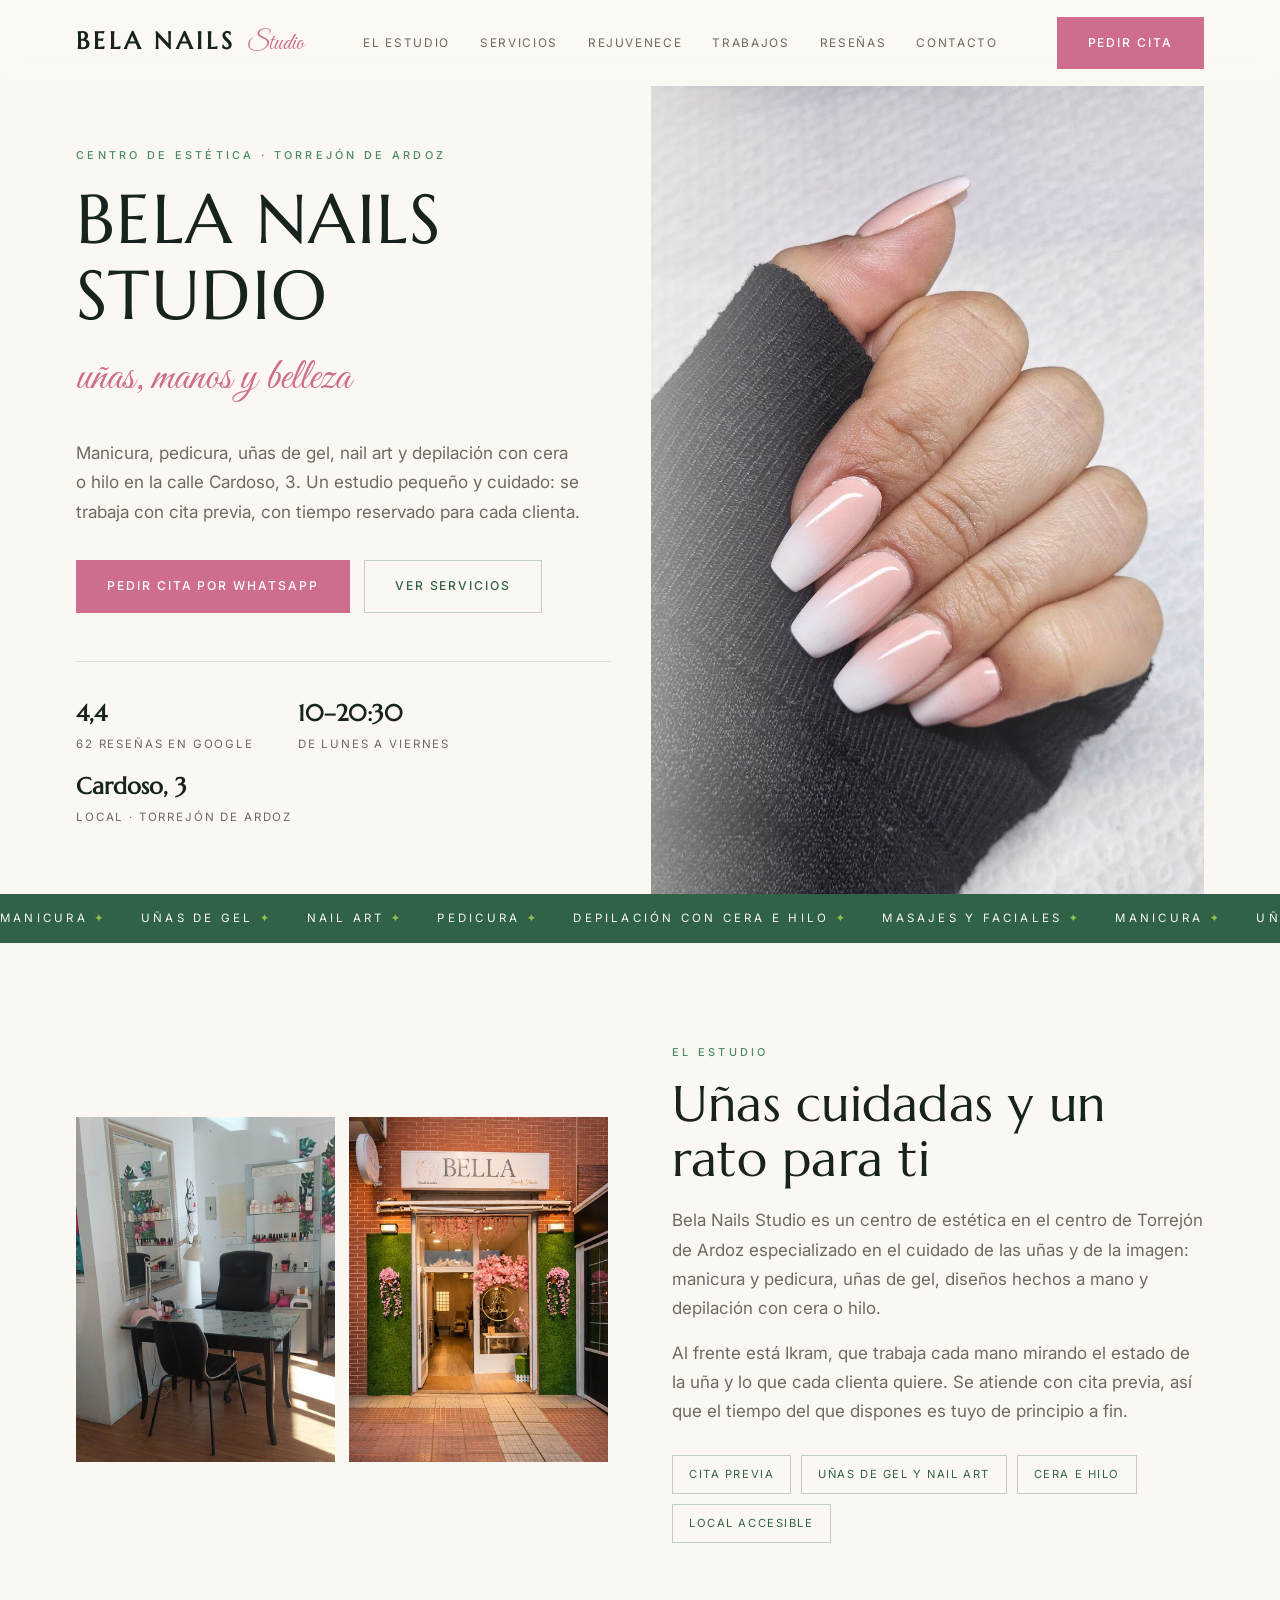
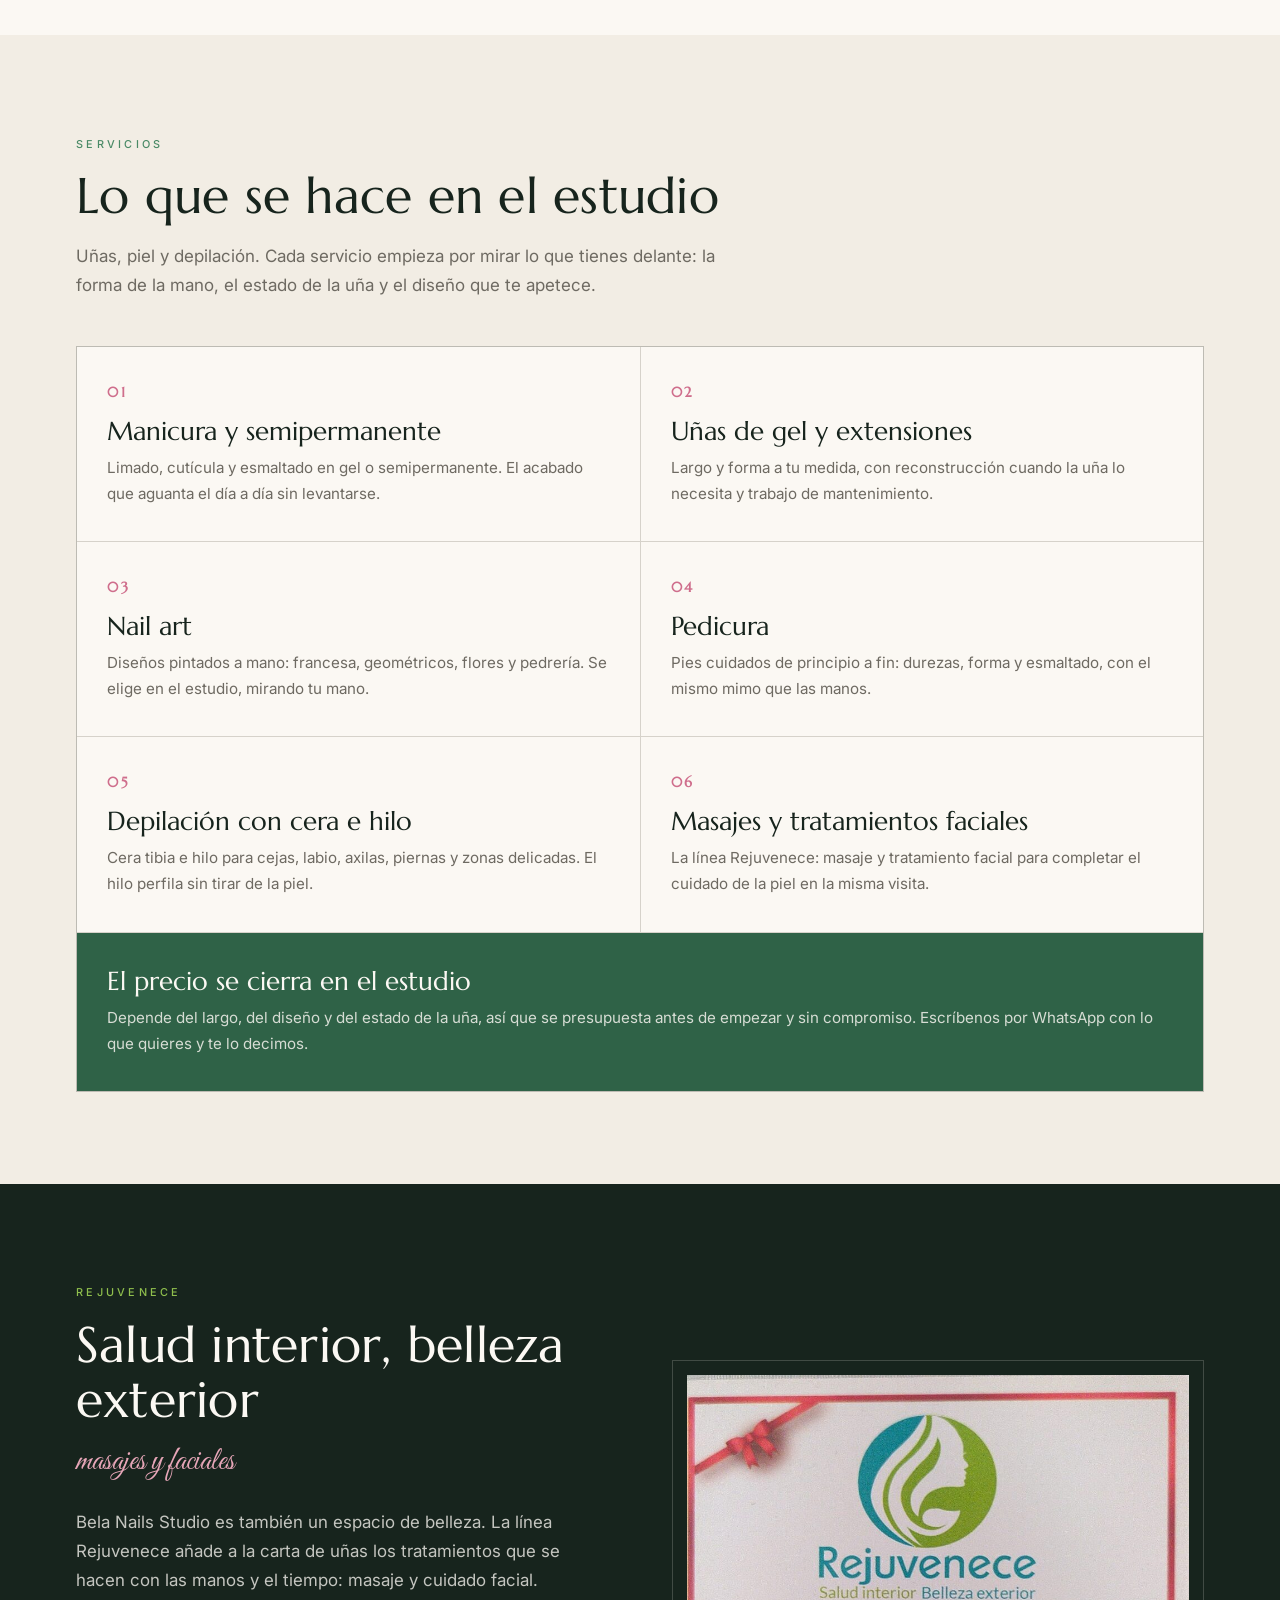
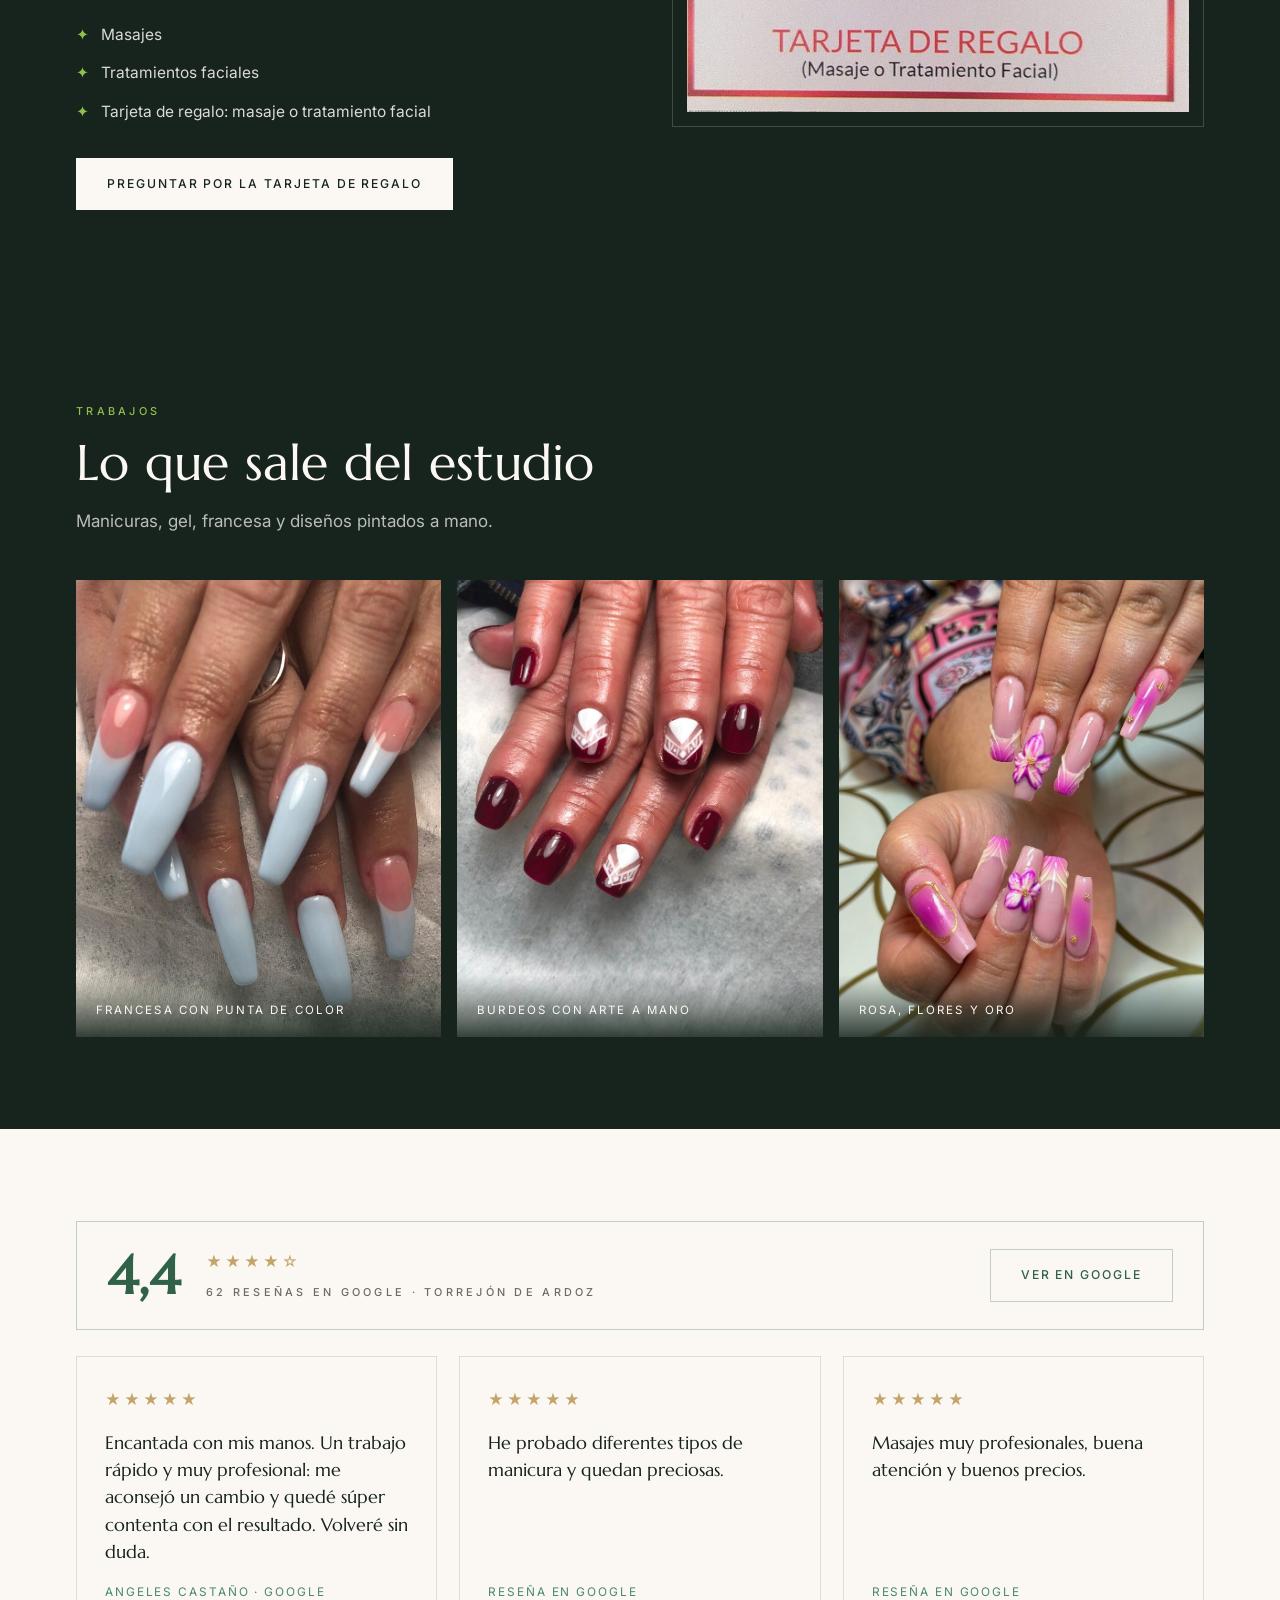
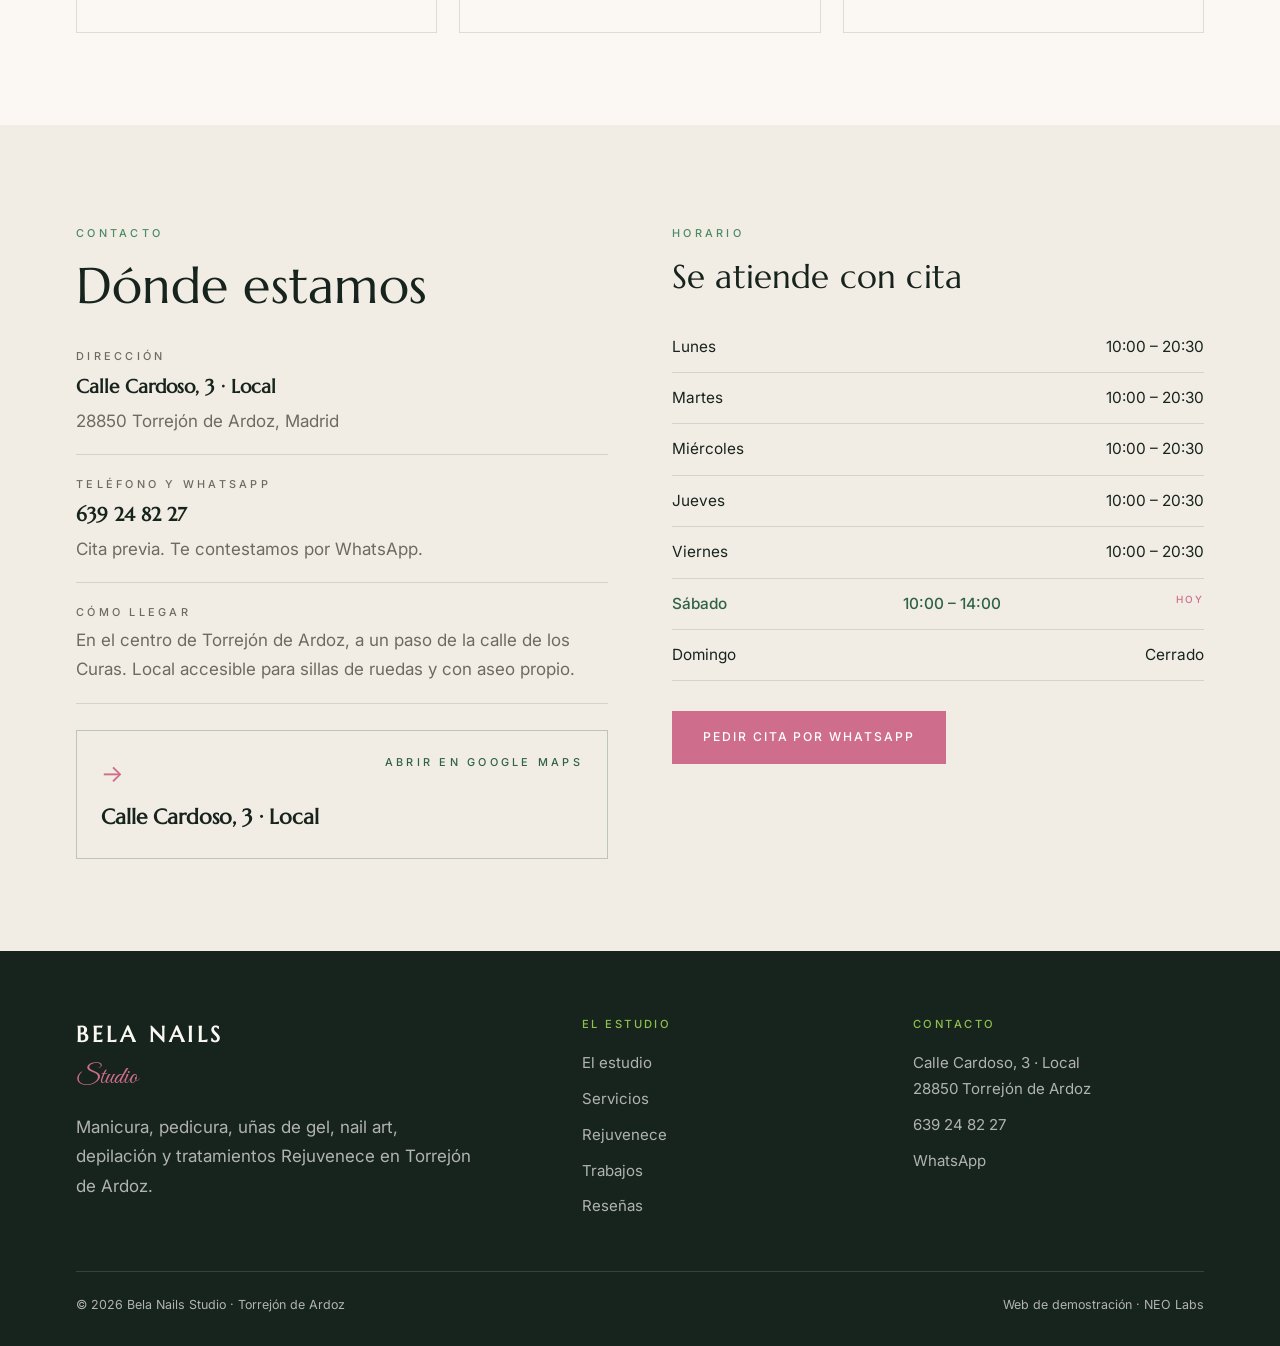
<file: index.html>
<!DOCTYPE html>
<html lang="es">
<head>
<meta charset="utf-8">
<meta name="viewport" content="width=device-width, initial-scale=1">
<title>Bela Nails Studio — Manicura, pedicura y estética en Torrejón de Ardoz</title>
<meta name="description" content="Manicura, pedicura, uñas de gel, nail art y depilación con cera o hilo en Torrejón de Ardoz. Línea Rejuvenece de masajes y tratamientos faciales. Cita previa: 639 24 82 27.">
<meta name="robots" content="index, follow">
<meta property="og:type" content="website">
<meta property="og:title" content="Bela Nails Studio — Torrejón de Ardoz">
<meta property="og:description" content="Manicura, pedicura, uñas de gel, nail art, depilación y tratamientos Rejuvenece.">
<meta property="og:image" content="assets/img/hero.jpg">
<meta property="og:locale" content="es_ES">
<link rel="icon" href="assets/img/gal-3.jpg">
<link rel="preconnect" href="https://fonts.googleapis.com">
<link rel="preconnect" href="https://fonts.gstatic.com" crossorigin>
<link href="https://fonts.googleapis.com/css2?family=Marcellus&family=Great+Vibes&family=Inter:wght@300;400;500&display=swap" rel="stylesheet">
<link rel="stylesheet" href="assets/estilo.css">
<script type="application/ld+json">
{
  "@context": "https://schema.org",
  "@type": "NailSalon",
  "name": "Bela Nails Studio",
  "alternateName": "Bela Nails Studio Rejuvenece",
  "description": "Centro de estética especializado en manicura, pedicura, uñas de gel, nail art y depilación, con masajes y tratamientos faciales de la línea Rejuvenece.",
  "telephone": "+34639248227",
  "address": {
    "@type": "PostalAddress",
    "streetAddress": "Calle Cardoso, 3, Local",
    "postalCode": "28850",
    "addressLocality": "Torrejón de Ardoz",
    "addressRegion": "Madrid",
    "addressCountry": "ES"
  },
  "aggregateRating": { "@type": "AggregateRating", "ratingValue": "4.4", "reviewCount": "62" },
  "openingHoursSpecification": [
    { "@type": "OpeningHoursSpecification", "dayOfWeek": ["Monday","Tuesday","Wednesday","Thursday","Friday"], "opens": "10:00", "closes": "20:30" },
    { "@type": "OpeningHoursSpecification", "dayOfWeek": "Saturday", "opens": "10:00", "closes": "14:00" }
  ]
}
</script>
</head>
<body>

<header id="cab">
  <div class="wrap nav">
    <a class="marca" href="#inicio">
      <b>Bela Nails</b><i>Studio</i>
    </a>
    <nav class="menu">
      <a href="#estudio">El estudio</a>
      <a href="#servicios">Servicios</a>
      <a href="#rejuvenece">Rejuvenece</a>
      <a href="#trabajos">Trabajos</a>
      <a href="#resenas">Reseñas</a>
      <a href="#contacto">Contacto</a>
    </nav>
    <a class="btn btn-rosa" href="https://wa.me/34639248227" target="_blank" rel="noopener">Pedir cita</a>
    <button class="burger" id="abrir" aria-label="Abrir menú">&#9776;</button>
  </div>
</header>

<div id="menu-movil">
  <button class="cerrar" id="cerrar" aria-label="Cerrar menú">&times;</button>
  <a href="#estudio">El estudio</a>
  <a href="#servicios">Servicios</a>
  <a href="#rejuvenece">Rejuvenece</a>
  <a href="#trabajos">Trabajos</a>
  <a href="#resenas">Reseñas</a>
  <a href="#contacto">Contacto</a>
  <a class="btn btn-rosa" href="https://wa.me/34639248227" target="_blank" rel="noopener">Pedir cita</a>
</div>

<section class="hero" id="inicio">
  <div class="wrap hero-in">
    <div class="hero-txt">
      <span class="caps eyebrow">Centro de estética · Torrejón de Ardoz</span>
      <h1>Bela Nails Studio</h1>
      <span class="script">uñas, manos y belleza</span>
      <p>Manicura, pedicura, uñas de gel, nail art y depilación con cera o hilo en la calle Cardoso, 3. Un estudio pequeño y cuidado: se trabaja con cita previa, con tiempo reservado para cada clienta.</p>
      <div class="hero-btn">
        <a class="btn btn-rosa" href="https://wa.me/34639248227" target="_blank" rel="noopener">Pedir cita por WhatsApp</a>
        <a class="btn btn-linea" href="#servicios">Ver servicios</a>
      </div>
      <div class="datos">
        <div><b>4,4</b><span>62 reseñas en Google</span></div>
        <div><b>10&#8211;20:30</b><span>De lunes a viernes</span></div>
        <div><b>Cardoso, 3</b><span>Local · Torrejón de Ardoz</span></div>
      </div>
    </div>
    <div class="hero-foto">
      <img src="assets/img/hero.jpg" alt="Manicura en tonos nude con francesa, trabajo del estudio">
    </div>
  </div>
</section>

<div class="marquesina">
  <div class="marquesina-in">
    <span>Manicura <i>&#10022;</i></span><span>Uñas de gel <i>&#10022;</i></span><span>Nail art <i>&#10022;</i></span><span>Pedicura <i>&#10022;</i></span><span>Depilación con cera e hilo <i>&#10022;</i></span><span>Masajes y faciales <i>&#10022;</i></span>
    <span>Manicura <i>&#10022;</i></span><span>Uñas de gel <i>&#10022;</i></span><span>Nail art <i>&#10022;</i></span><span>Pedicura <i>&#10022;</i></span><span>Depilación con cera e hilo <i>&#10022;</i></span><span>Masajes y faciales <i>&#10022;</i></span>
  </div>
</div>
<section class="pad" id="estudio">
  <div class="wrap">
    <div class="dos">
      <div class="marcos rv">
        <img class="alto" src="assets/img/inte.jpg" alt="Interior del estudio: sillón, espejo y estanterías con productos">
        <img class="ancho" src="assets/img/fac.jpg" alt="Fachada del local en la calle Cardoso, 3">
      </div>
      <div class="rv">
        <span class="caps eyebrow">El estudio</span>
        <h2>Uñas cuidadas y un rato para ti</h2>
        <p class="lead" style="margin-top:20px">Bela Nails Studio es un centro de estética en el centro de Torrejón de Ardoz especializado en el cuidado de las uñas y de la imagen: manicura y pedicura, uñas de gel, diseños hechos a mano y depilación con cera o hilo.</p>
        <p style="margin-top:16px">Al frente está Ikram, que trabaja cada mano mirando el estado de la uña y lo que cada clienta quiere. Se atiende con cita previa, así que el tiempo del que dispones es tuyo de principio a fin.</p>
        <div class="sellos">
          <span class="sello">Cita previa</span>
          <span class="sello">Uñas de gel y nail art</span>
          <span class="sello">Cera e hilo</span>
          <span class="sello">Local accesible</span>
        </div>
      </div>
    </div>
  </div>
</section>

<section class="pad" id="servicios">
  <div class="wrap">
    <div style="max-width:62ch">
      <span class="caps eyebrow">Servicios</span>
      <h2>Lo que se hace en el estudio</h2>
      <p style="margin-top:18px">Uñas, piel y depilación. Cada servicio empieza por mirar lo que tienes delante: la forma de la mano, el estado de la uña y el diseño que te apetece.</p>
    </div>
    <div class="serv-grid">
      <article class="serv rv">
        <b>01</b>
        <h3>Manicura y semipermanente</h3>
        <p>Limado, cutícula y esmaltado en gel o semipermanente. El acabado que aguanta el día a día sin levantarse.</p>
      </article>
      <article class="serv rv">
        <b>02</b>
        <h3>Uñas de gel y extensiones</h3>
        <p>Largo y forma a tu medida, con reconstrucción cuando la uña lo necesita y trabajo de mantenimiento.</p>
      </article>
      <article class="serv rv">
        <b>03</b>
        <h3>Nail art</h3>
        <p>Diseños pintados a mano: francesa, geométricos, flores y pedrería. Se elige en el estudio, mirando tu mano.</p>
      </article>
      <article class="serv rv">
        <b>04</b>
        <h3>Pedicura</h3>
        <p>Pies cuidados de principio a fin: durezas, forma y esmaltado, con el mismo mimo que las manos.</p>
      </article>
      <article class="serv rv">
        <b>05</b>
        <h3>Depilación con cera e hilo</h3>
        <p>Cera tibia e hilo para cejas, labio, axilas, piernas y zonas delicadas. El hilo perfila sin tirar de la piel.</p>
      </article>
      <article class="serv rv">
        <b>06</b>
        <h3>Masajes y tratamientos faciales</h3>
        <p>La línea Rejuvenece: masaje y tratamiento facial para completar el cuidado de la piel en la misma visita.</p>
      </article>
      <article class="serv nota rv">
        <h3>El precio se cierra en el estudio</h3>
        <p>Depende del largo, del diseño y del estado de la uña, así que se presupuesta antes de empezar y sin compromiso. Escríbenos por WhatsApp con lo que quieres y te lo decimos.</p>
      </article>
    </div>
  </div>
</section>
<section class="pad banda" id="rejuvenece">
  <div class="wrap">
    <div class="banda-in">
      <div class="rv">
        <span class="caps eyebrow">Rejuvenece</span>
        <h2>Salud interior, belleza exterior</h2>
        <span class="script" style="font-size:2rem;display:block;margin:8px 0 18px">masajes y faciales</span>
        <p class="lead">Bela Nails Studio es también un espacio de belleza. La línea Rejuvenece añade a la carta de uñas los tratamientos que se hacen con las manos y el tiempo: masaje y cuidado facial.</p>
        <ul class="banda-lista">
          <li><i>&#10022;</i> Masajes</li>
          <li><i>&#10022;</i> Tratamientos faciales</li>
          <li><i>&#10022;</i> Tarjeta de regalo: masaje o tratamiento facial</li>
        </ul>
        <div class="hero-btn" style="margin-top:32px">
          <a class="btn btn-blanco" href="https://wa.me/34639248227?text=Hola%2C%20quiero%20informaci%C3%B3n%20sobre%20la%20tarjeta%20de%20regalo%20Rejuvenece" target="_blank" rel="noopener">Preguntar por la tarjeta de regalo</a>
        </div>
      </div>
      <div class="rv">
        <div class="tarjeta-marco">
          <img src="assets/img/tarjeta.jpg" alt="Tarjeta de regalo Rejuvenece del estudio: masaje o tratamiento facial">
        </div>
      </div>
    </div>
  </div>
</section>

<section class="pad" id="trabajos">
  <div class="wrap">
    <div style="max-width:60ch">
      <span class="caps eyebrow">Trabajos</span>
      <h2>Lo que sale del estudio</h2>
      <p style="margin-top:16px">Manicuras, gel, francesa y diseños pintados a mano.</p>
    </div>
    <div class="galeria">
      <figure class="rv">
        <img src="assets/img/gal-1.jpg" alt="Manicura francesa con punta azul claro">
        <figcaption>Francesa con punta de color</figcaption>
      </figure>
      <figure class="rv">
        <img src="assets/img/gal-2.jpg" alt="Uñas en burdeos con arte geométrico blanco">
        <figcaption>Burdeos con arte a mano</figcaption>
      </figure>
      <figure class="rv">
        <img src="assets/img/gal-3.jpg" alt="Uñas en rosa con flores pintadas y detalles dorados">
        <figcaption>Rosa, flores y oro</figcaption>
      </figure>
    </div>
  </div>
</section>
<section class="pad" id="resenas">
  <div class="wrap">
    <div class="nota-global rv">
      <b>4,4</b>
      <div>
        <div class="estrellas">&#9733;&#9733;&#9733;&#9733;&#9734;</div>
        <div class="caps" style="color:var(--gris);margin-top:8px">62 reseñas en Google · Torrejón de Ardoz</div>
      </div>
      <a class="btn btn-linea" style="margin-left:auto" href="https://www.google.com/maps/search/Bela+Nails+Studio+Rejuvenece+Calle+Cardoso+3+Torrej%C3%B3n+de+Ardoz" target="_blank" rel="noopener">Ver en Google</a>
    </div>
    <div class="resenas-grid">
      <div class="resena rv">
        <div class="estrellas">&#9733;&#9733;&#9733;&#9733;&#9733;</div>
        <q>Encantada con mis manos. Un trabajo rápido y muy profesional: me aconsejó un cambio y quedé súper contenta con el resultado. Volveré sin duda.</q>
        <span class="quien">Angeles Castaño · Google</span>
      </div>
      <div class="resena rv">
        <div class="estrellas">&#9733;&#9733;&#9733;&#9733;&#9733;</div>
        <q>He probado diferentes tipos de manicura y quedan preciosas.</q>
        <span class="quien">Reseña en Google</span>
      </div>
      <div class="resena rv">
        <div class="estrellas">&#9733;&#9733;&#9733;&#9733;&#9733;</div>
        <q>Masajes muy profesionales, buena atención y buenos precios.</q>
        <span class="quien">Reseña en Google</span>
      </div>
    </div>
  </div>
</section>

<section class="pad" id="contacto">
  <div class="wrap">
    <div class="contacto-grid">
      <div class="rv">
        <span class="caps eyebrow">Contacto</span>
        <h2>Dónde estamos</h2>
        <ul class="lista-datos">
          <li>
            <span class="caps" style="color:var(--gris)">Dirección</span>
            <b>Calle Cardoso, 3 · Local</b>
            <span style="color:var(--gris)">28850 Torrejón de Ardoz, Madrid</span>
          </li>
          <li>
            <span class="caps" style="color:var(--gris)">Teléfono y WhatsApp</span>
            <b><a href="tel:+34639248227">639 24 82 27</a></b>
            <span style="color:var(--gris)">Cita previa. Te contestamos por WhatsApp.</span>
          </li>
          <li>
            <span class="caps" style="color:var(--gris)">Cómo llegar</span>
            <span style="color:var(--gris)">En el centro de Torrejón de Ardoz, a un paso de la calle de los Curas. Local accesible para sillas de ruedas y con aseo propio.</span>
          </li>
        </ul>
        <a class="ir-mapa" href="https://www.google.com/maps/dir/?api=1&destination=Calle+Cardoso+3,+28850+Torrej%C3%B3n+de+Ardoz,+Madrid" target="_blank" rel="noopener">
          <span class="caps">Abrir en Google Maps</span>
          <b>Calle Cardoso, 3 · Local</b>
          <i>&#8594;</i>
        </a>
      </div>
      <div class="rv">
        <span class="caps eyebrow">Horario</span>
        <h2 style="font-size:clamp(1.6rem,2.6vw,2.1rem)">Se atiende con cita</h2>
        <div class="horario" id="horario" style="margin-top:26px">
          <div class="fila" data-dia="1"><span>Lunes</span><span>10:00 &#8211; 20:30</span></div>
          <div class="fila" data-dia="2"><span>Martes</span><span>10:00 &#8211; 20:30</span></div>
          <div class="fila" data-dia="3"><span>Miércoles</span><span>10:00 &#8211; 20:30</span></div>
          <div class="fila" data-dia="4"><span>Jueves</span><span>10:00 &#8211; 20:30</span></div>
          <div class="fila" data-dia="5"><span>Viernes</span><span>10:00 &#8211; 20:30</span></div>
          <div class="fila" data-dia="6"><span>Sábado</span><span>10:00 &#8211; 14:00</span></div>
          <div class="fila" data-dia="0"><span>Domingo</span><span>Cerrado</span></div>
        </div>
        <div style="margin-top:30px">
          <a class="btn btn-rosa" href="https://wa.me/34639248227" target="_blank" rel="noopener">Pedir cita por WhatsApp</a>
        </div>
      </div>
    </div>
  </div>
</section>

<footer class="pie">
  <div class="wrap">
    <div class="pie-in">
      <div>
        <b>Bela Nails</b><span class="script">Studio</span>
        <p style="margin-top:14px;max-width:36ch;color:rgba(251,248,243,.68)">Manicura, pedicura, uñas de gel, nail art, depilación y tratamientos Rejuvenece en Torrejón de Ardoz.</p>
      </div>
      <div>
        <h4>El estudio</h4>
        <ul>
          <li><a href="#estudio">El estudio</a></li>
          <li><a href="#servicios">Servicios</a></li>
          <li><a href="#rejuvenece">Rejuvenece</a></li>
          <li><a href="#trabajos">Trabajos</a></li>
          <li><a href="#resenas">Reseñas</a></li>
        </ul>
      </div>
      <div>
        <h4>Contacto</h4>
        <ul>
          <li>Calle Cardoso, 3 · Local<br>28850 Torrejón de Ardoz</li>
          <li><a href="tel:+34639248227">639 24 82 27</a></li>
          <li><a href="https://wa.me/34639248227" target="_blank" rel="noopener">WhatsApp</a></li>
        </ul>
      </div>
    </div>
    <div class="pie-abajo">
      <span>&copy; 2026 Bela Nails Studio · Torrejón de Ardoz</span>
      <span>Web de demostración · NEO Labs</span>
    </div>
  </div>
</footer>

<script>
(function(){
  var cab = document.getElementById('cab');
  window.addEventListener('scroll', function(){
    if (window.scrollY > 60) { cab.classList.add('fijo'); } else { cab.classList.remove('fijo'); }
  });
  var mm = document.getElementById('menu-movil');
  document.getElementById('abrir').addEventListener('click', function(){ mm.classList.add('abierto'); });
  document.getElementById('cerrar').addEventListener('click', function(){ mm.classList.remove('abierto'); });
  mm.querySelectorAll('a').forEach(function(a){ a.addEventListener('click', function(){ mm.classList.remove('abierto'); }); });

  var io = new IntersectionObserver(function(ent){
    ent.forEach(function(e){ if (e.isIntersecting) { e.target.classList.add('visto'); io.unobserve(e.target); } });
  }, { threshold: .14 });
  document.querySelectorAll('.rv').forEach(function(el){ io.observe(el); });

  var hoy = new Date().getDay();
  document.querySelectorAll('#horario .fila').forEach(function(f){
    if (parseInt(f.getAttribute('data-dia'), 10) === hoy) { f.classList.add('hoy'); }
  });
})();
</script>
</body>
</html>
</file>
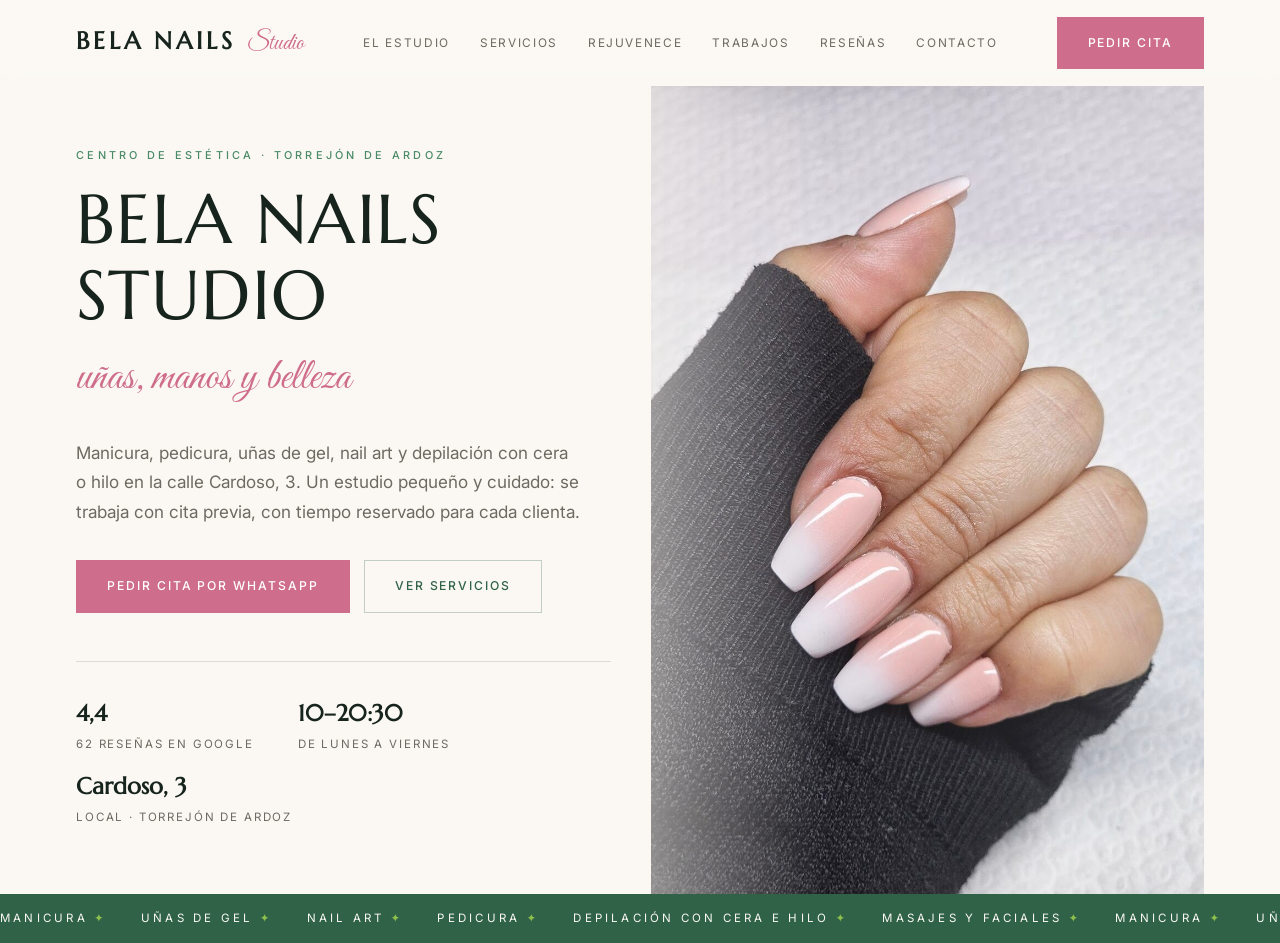
<file: p1.html>
<!DOCTYPE html>
<html lang="es">
<head>
<meta charset="utf-8">
<meta name="viewport" content="width=device-width, initial-scale=1">
<title>Bela Nails Studio — Manicura, pedicura y estética en Torrejón de Ardoz</title>
<meta name="description" content="Manicura, pedicura, uñas de gel, nail art y depilación con cera o hilo en Torrejón de Ardoz. Línea Rejuvenece de masajes y tratamientos faciales. Cita previa: 639 24 82 27.">
<meta name="robots" content="index, follow">
<meta property="og:type" content="website">
<meta property="og:title" content="Bela Nails Studio — Torrejón de Ardoz">
<meta property="og:description" content="Manicura, pedicura, uñas de gel, nail art, depilación y tratamientos Rejuvenece.">
<meta property="og:image" content="assets/img/hero.jpg">
<meta property="og:locale" content="es_ES">
<link rel="icon" href="assets/img/gal-3.jpg">
<link rel="preconnect" href="https://fonts.googleapis.com">
<link rel="preconnect" href="https://fonts.gstatic.com" crossorigin>
<link href="https://fonts.googleapis.com/css2?family=Marcellus&family=Great+Vibes&family=Inter:wght@300;400;500&display=swap" rel="stylesheet">
<link rel="stylesheet" href="assets/estilo.css">
<script type="application/ld+json">
{
  "@context": "https://schema.org",
  "@type": "NailSalon",
  "name": "Bela Nails Studio",
  "alternateName": "Bela Nails Studio Rejuvenece",
  "description": "Centro de estética especializado en manicura, pedicura, uñas de gel, nail art y depilación, con masajes y tratamientos faciales de la línea Rejuvenece.",
  "telephone": "+34639248227",
  "address": {
    "@type": "PostalAddress",
    "streetAddress": "Calle Cardoso, 3, Local",
    "postalCode": "28850",
    "addressLocality": "Torrejón de Ardoz",
    "addressRegion": "Madrid",
    "addressCountry": "ES"
  },
  "aggregateRating": { "@type": "AggregateRating", "ratingValue": "4.4", "reviewCount": "62" },
  "openingHoursSpecification": [
    { "@type": "OpeningHoursSpecification", "dayOfWeek": ["Monday","Tuesday","Wednesday","Thursday","Friday"], "opens": "10:00", "closes": "20:30" },
    { "@type": "OpeningHoursSpecification", "dayOfWeek": "Saturday", "opens": "10:00", "closes": "14:00" }
  ]
}
</script>
</head>
<body>

<header id="cab">
  <div class="wrap nav">
    <a class="marca" href="#inicio">
      <b>Bela Nails</b><i>Studio</i>
    </a>
    <nav class="menu">
      <a href="#estudio">El estudio</a>
      <a href="#servicios">Servicios</a>
      <a href="#rejuvenece">Rejuvenece</a>
      <a href="#trabajos">Trabajos</a>
      <a href="#resenas">Reseñas</a>
      <a href="#contacto">Contacto</a>
    </nav>
    <a class="btn btn-rosa" href="https://wa.me/34639248227" target="_blank" rel="noopener">Pedir cita</a>
    <button class="burger" id="abrir" aria-label="Abrir menú">&#9776;</button>
  </div>
</header>

<div id="menu-movil">
  <button class="cerrar" id="cerrar" aria-label="Cerrar menú">&times;</button>
  <a href="#estudio">El estudio</a>
  <a href="#servicios">Servicios</a>
  <a href="#rejuvenece">Rejuvenece</a>
  <a href="#trabajos">Trabajos</a>
  <a href="#resenas">Reseñas</a>
  <a href="#contacto">Contacto</a>
  <a class="btn btn-rosa" href="https://wa.me/34639248227" target="_blank" rel="noopener">Pedir cita</a>
</div>

<section class="hero" id="inicio">
  <div class="wrap hero-in">
    <div class="hero-txt">
      <span class="caps eyebrow">Centro de estética · Torrejón de Ardoz</span>
      <h1>Bela Nails Studio</h1>
      <span class="script">uñas, manos y belleza</span>
      <p>Manicura, pedicura, uñas de gel, nail art y depilación con cera o hilo en la calle Cardoso, 3. Un estudio pequeño y cuidado: se trabaja con cita previa, con tiempo reservado para cada clienta.</p>
      <div class="hero-btn">
        <a class="btn btn-rosa" href="https://wa.me/34639248227" target="_blank" rel="noopener">Pedir cita por WhatsApp</a>
        <a class="btn btn-linea" href="#servicios">Ver servicios</a>
      </div>
      <div class="datos">
        <div><b>4,4</b><span>62 reseñas en Google</span></div>
        <div><b>10&#8211;20:30</b><span>De lunes a viernes</span></div>
        <div><b>Cardoso, 3</b><span>Local · Torrejón de Ardoz</span></div>
      </div>
    </div>
    <div class="hero-foto">
      <img src="assets/img/hero.jpg" alt="Manicura en tonos nude con francesa, trabajo del estudio">
    </div>
  </div>
</section>

<div class="marquesina">
  <div class="marquesina-in">
    <span>Manicura <i>&#10022;</i></span><span>Uñas de gel <i>&#10022;</i></span><span>Nail art <i>&#10022;</i></span><span>Pedicura <i>&#10022;</i></span><span>Depilación con cera e hilo <i>&#10022;</i></span><span>Masajes y faciales <i>&#10022;</i></span>
    <span>Manicura <i>&#10022;</i></span><span>Uñas de gel <i>&#10022;</i></span><span>Nail art <i>&#10022;</i></span><span>Pedicura <i>&#10022;</i></span><span>Depilación con cera e hilo <i>&#10022;</i></span><span>Masajes y faciales <i>&#10022;</i></span>
  </div>
</div>
</file>
<file: assets/estilo.css>
/* Bela Nails Studio — base, tipografía, cabecera */
*, *::before, *::after { box-sizing: border-box; margin: 0; padding: 0 }

:root{
  --tinta:#17241D;
  --crema:#FBF8F3;
  --crema2:#F2EDE4;
  --verde:#2F6247;
  --verde2:#4A8A66;
  --lima:#8FBF4D;
  --rosa:#E7A6B8;
  --rosa2:#CF6E8C;
  --oro:#C4A46B;
  --gris:#6E6A62;
  --linea:rgba(23,36,29,.13);
  --linea-v:rgba(47,98,71,.28);
  --disp:'Marcellus', 'Cormorant Garamond', Georgia, serif;
  --script:'Great Vibes', cursive;
  --body:'Inter', system-ui, -apple-system, sans-serif;
}
html{ scroll-behavior:smooth }
body{
  font-family:var(--body); color:var(--tinta); background:var(--crema);
  font-size:17px; line-height:1.72; -webkit-font-smoothing:antialiased; overflow-x:hidden;
}
img{ max-width:100%; display:block }
a{ color:inherit; text-decoration:none }
.wrap{ width:100%; max-width:1180px; margin:0 auto; padding:0 26px }
.pad{ padding:clamp(62px,7.2vw,102px) 0 }

h1,h2,h3{ font-family:var(--disp); font-weight:400; line-height:1.1 }
h2{ font-size:clamp(2rem,4vw,3.1rem); letter-spacing:.005em }
h3{ font-size:clamp(1.25rem,2vw,1.6rem) }
p{ color:var(--gris) }
.lead{ font-size:1.06rem }

.caps{ font-size:.68rem; letter-spacing:.3em; text-transform:uppercase; font-weight:500 }
.eyebrow{ display:inline-block; color:var(--verde2); margin-bottom:16px }
.script{ font-family:var(--script); font-weight:400; color:var(--rosa2) }
.oro{ color:var(--oro) }

/* ---------- botones ---------- */
.btn{
  display:inline-flex; align-items:center; gap:10px; padding:15px 30px;
  font-size:.76rem; letter-spacing:.16em; text-transform:uppercase; font-weight:500;
  border:1px solid transparent; transition:.3s ease; cursor:pointer;
}
.btn-rosa{ background:var(--rosa2); color:#fff }
.btn-rosa:hover{ background:var(--tinta) }
.btn-linea{ border-color:var(--linea-v); color:var(--verde) }
.btn-linea:hover{ background:var(--verde); color:#fff; border-color:var(--verde) }
.btn-blanco{ background:var(--crema); color:var(--tinta) }
.btn-blanco:hover{ background:var(--rosa) }

/* ---------- cabecera ---------- */
#cab{
  position:fixed; top:0; left:0; right:0; z-index:60; transition:.35s ease;
  background:linear-gradient(180deg, rgba(251,248,243,.94), rgba(251,248,243,.72));
  backdrop-filter:blur(8px);
}
#cab.fijo{ background:var(--crema); box-shadow:0 1px 0 var(--linea) }
.nav{ display:flex; align-items:center; justify-content:space-between; height:86px }
#cab.fijo .nav{ height:70px }
.marca{ display:flex; align-items:baseline; gap:12px }
.marca b{ font-family:var(--disp); font-size:1.5rem; letter-spacing:.16em; text-transform:uppercase }
.marca i{ font-family:var(--script); font-style:normal; font-size:1.5rem; color:var(--rosa2) }
.menu{ display:flex; gap:30px }
.menu a{ font-size:.74rem; letter-spacing:.14em; text-transform:uppercase; color:var(--gris); transition:.25s }
.menu a:hover{ color:var(--verde) }
.burger{ display:none; background:none; border:0; font-size:1.5rem; color:var(--verde); cursor:pointer }
/* Bela Nails Studio — hero, bloques y servicios */

.hero{ position:relative; padding-top:86px; background:var(--crema) }
.hero-in{ display:grid; grid-template-columns:1.02fr .98fr; align-items:stretch; min-height:86vh }
.hero-txt{ display:flex; flex-direction:column; justify-content:center; padding:60px 40px 60px 0 }
.hero-txt h1{ font-size:clamp(2.6rem,5.4vw,4.4rem); letter-spacing:.02em; text-transform:uppercase; margin-bottom:6px }
.hero-txt .script{ font-size:clamp(1.9rem,3.4vw,2.9rem); display:block; margin:2px 0 22px }
.hero-txt p{ max-width:46ch; font-size:1.07rem }
.hero-btn{ display:flex; flex-wrap:wrap; gap:14px; margin-top:34px }
.hero-foto{ position:relative; overflow:hidden }
.hero-foto img{ width:100%; height:100%; object-fit:cover }
.hero-foto::after{ content:''; position:absolute; inset:0; background:linear-gradient(90deg, rgba(251,248,243,.55), rgba(251,248,243,0) 32%) }

.datos{ display:flex; flex-wrap:wrap; gap:0 44px; margin-top:48px; padding-top:26px; border-top:1px solid var(--linea) }
.datos div{ display:flex; flex-direction:column; gap:2px; padding:6px 0 }
.datos b{ font-family:var(--disp); font-size:1.42rem }
.datos span{ font-size:.72rem; letter-spacing:.16em; text-transform:uppercase; color:var(--gris) }

/* ---------- marquesina ---------- */
.marquesina{ background:var(--verde); color:var(--crema); padding:15px 0; overflow:hidden }
.marquesina-in{ display:flex; gap:34px; white-space:nowrap; animation:mueve 34s linear infinite }
.marquesina span{ font-size:.72rem; letter-spacing:.28em; text-transform:uppercase }
.marquesina i{ font-style:normal; color:var(--lima) }
@keyframes mueve{ from{ transform:translateX(0) } to{ transform:translateX(-50%) } }

/* ---------- dos columnas ---------- */
.dos{ display:grid; grid-template-columns:1fr 1fr; gap:clamp(32px,5vw,74px); align-items:center }
.marcos{ display:grid; grid-template-columns:1fr 1fr; gap:14px }
.marcos img{ width:100%; height:100%; object-fit:cover }
.marcos img.alto{ aspect-ratio:3/4 }
.marcos img.ancho{ aspect-ratio:3/4 }

.sellos{ display:flex; flex-wrap:wrap; gap:10px; margin-top:28px }
.sello{ border:1px solid var(--linea-v); padding:9px 16px; font-size:.7rem; letter-spacing:.14em; text-transform:uppercase; color:var(--verde) }

/* ---------- servicios ---------- */
#servicios{ background:var(--crema2) }
.serv-grid{ display:grid; grid-template-columns:1fr 1fr; gap:1px; background:var(--linea); margin-top:46px; border:1px solid var(--linea) }
.serv{ background:var(--crema); padding:34px 30px }
.serv b{ font-family:var(--disp); font-size:.86rem; letter-spacing:.2em; color:var(--rosa2); display:block; margin-bottom:12px }
.serv h3{ margin-bottom:10px }
.serv p{ font-size:.95rem }
.serv.nota{ background:var(--verde); color:var(--crema); grid-column:span 2 }
.serv.nota h3{ color:var(--crema) }
.serv.nota p{ color:rgba(251,248,243,.82) }

/* ---------- banda Rejuvenece ---------- */
.banda{ background:var(--tinta); color:var(--crema) }
.banda-in{ display:grid; grid-template-columns:1fr 1fr; gap:clamp(30px,5vw,70px); align-items:center }
.banda h2{ color:var(--crema) }
.banda p{ color:rgba(251,248,243,.76) }
.banda .caps{ color:var(--lima) }
.banda .script{ color:var(--rosa) }
.tarjeta-marco{ border:1px solid rgba(251,248,243,.18); padding:14px }
.tarjeta-marco img{ width:100% }
.banda-lista{ list-style:none; margin-top:26px; display:grid; gap:12px }
.banda-lista li{ display:flex; gap:12px; font-size:.97rem; color:rgba(251,248,243,.86) }
.banda-lista li i{ font-style:normal; color:var(--lima) }
/* Bela Nails Studio — trabajos, reseñas, contacto y pie */

#trabajos{ background:var(--tinta); color:var(--crema) }
#trabajos h2{ color:var(--crema) }
#trabajos .eyebrow{ color:var(--lima) }
#trabajos p{ color:rgba(251,248,243,.72) }
.galeria{ display:grid; grid-template-columns:repeat(3,1fr); gap:16px; margin-top:44px }
.galeria figure{ position:relative; overflow:hidden }
.galeria img{ width:100%; aspect-ratio:4/5; object-fit:cover; transition:.5s ease }
.galeria figure:hover img{ transform:scale(1.04) }
.galeria figcaption{
  position:absolute; left:0; right:0; bottom:0; padding:26px 20px 16px;
  background:linear-gradient(180deg, rgba(23,36,29,0), rgba(23,36,29,.86));
  font-size:.72rem; letter-spacing:.18em; text-transform:uppercase; color:var(--crema);
}

/* ---------- reseñas ---------- */
.nota-global{ display:flex; align-items:center; gap:26px; padding:26px 30px; border:1px solid var(--linea-v); background:var(--crema) }
.nota-global b{ font-family:var(--disp); font-size:3.4rem; line-height:1; color:var(--verde) }
.estrellas{ color:var(--oro); letter-spacing:.2em; font-size:.95rem }
.resenas-grid{ display:grid; grid-template-columns:repeat(3,1fr); gap:22px; margin-top:26px }
.resena{ background:var(--crema); border:1px solid var(--linea); padding:30px 28px; display:flex; flex-direction:column; gap:16px }
.resena q{ font-family:var(--disp); font-size:1.14rem; line-height:1.5; quotes:none }
.resena .quien{ font-size:.74rem; letter-spacing:.16em; text-transform:uppercase; color:var(--verde2); margin-top:auto }

/* ---------- contacto ---------- */
#contacto{ background:var(--crema2) }
.contacto-grid{ display:grid; grid-template-columns:1fr 1fr; gap:clamp(30px,5vw,70px) }
.lista-datos{ list-style:none; display:grid; gap:20px; margin-top:34px }
.lista-datos li{ display:grid; gap:4px; padding-bottom:18px; border-bottom:1px solid var(--linea) }
.lista-datos b{ font-family:var(--disp); font-size:1.2rem }
.lista-datos a:hover{ color:var(--verde) }
.horario{ display:grid; gap:0 }
.horario .fila{ display:flex; justify-content:space-between; padding:12px 0; border-bottom:1px solid var(--linea); font-size:.96rem }
.horario .fila span:first-child{ text-transform:capitalize }
.horario .fila.hoy{ color:var(--verde); font-weight:500 }
.horario .fila.hoy::after{ content:'hoy'; font-size:.62rem; letter-spacing:.2em; text-transform:uppercase; color:var(--rosa2) }
.ir-mapa{
  margin-top:26px; border:1px solid var(--linea-v); padding:22px 24px; display:grid;
  grid-template-columns:1fr auto; gap:6px 20px; align-items:center; transition:.3s ease
}
.ir-mapa:hover{ background:rgba(47,98,71,.06) }
.ir-mapa .caps{ color:var(--verde) }
.ir-mapa b{ font-family:var(--disp); font-size:1.3rem; grid-column:1 }
.ir-mapa i{ grid-row:1/span 2; font-style:normal; font-size:1.5rem; color:var(--rosa2) }

/* ---------- pie ---------- */
.pie{ background:var(--tinta); color:rgba(251,248,243,.68); padding:64px 0 30px }
.pie-in{ display:grid; grid-template-columns:1.6fr 1fr 1fr; gap:40px }
.pie-in b{ font-family:var(--disp); font-size:1.4rem; letter-spacing:.16em; text-transform:uppercase; color:var(--crema); display:block }
.pie-in .script{ font-size:1.6rem; display:block; margin-top:2px }
.pie h4{ font-size:.7rem; letter-spacing:.22em; text-transform:uppercase; color:var(--lima); margin-bottom:16px; font-weight:500 }
.pie a:hover{ color:var(--crema) }
.pie-in ul{ list-style:none; display:grid; gap:10px; font-size:.94rem }
.pie-abajo{ margin-top:52px; padding-top:22px; border-top:1px solid rgba(251,248,243,.14); display:flex; justify-content:space-between; gap:16px; flex-wrap:wrap; font-size:.78rem }

/* ---------- menú móvil ---------- */
#menu-movil{
  position:fixed; inset:0; z-index:90; background:var(--tinta); color:var(--crema);
  display:none; flex-direction:column; align-items:center; justify-content:center; gap:26px;
}
#menu-movil.abierto{ display:flex }
#menu-movil a{ font-family:var(--disp); font-size:1.7rem; letter-spacing:.06em }
#menu-movil .cerrar{ position:absolute; top:26px; right:26px; background:none; border:0; color:var(--crema); font-size:2rem; cursor:pointer }

/* ---------- animación ---------- */
.rv{ opacity:0; transform:translateY(26px); transition:opacity .9s ease, transform .9s ease }
.rv.visto{ opacity:1; transform:none }

/* ---------- móvil ---------- */
@media (max-width:980px){
  .menu{ display:none }
  .nav > .btn-rosa{ display:none }
  .burger{ display:block }
  .hero-in{ grid-template-columns:1fr; min-height:0 }
  .hero-foto{ order:-1; height:58vh }
  .hero-foto::after{ background:linear-gradient(180deg, rgba(251,248,243,.12), rgba(251,248,243,0) 40%, var(--crema)) }
  .hero-txt{ padding:34px 22px 20px }
  .datos{ gap:0 26px }
  .dos, .banda-in, .contacto-grid, .resenas-grid, .pie-in{ grid-template-columns:1fr }
  .serv-grid{ grid-template-columns:1fr }
  .serv.nota{ grid-column:span 1 }
  .galeria{ grid-template-columns:1fr 1fr }
  .galeria figure:last-child{ grid-column:span 2 }
  .ir-mapa{ grid-template-columns:1fr; gap:4px }
  .ir-mapa i{ grid-row:auto; grid-column:1 }
  .nota-global{ flex-direction:column; align-items:flex-start; gap:8px }
  #cab .nav{ height:72px }
  .marquesina-in{ animation-duration:22s }
}
</file>
